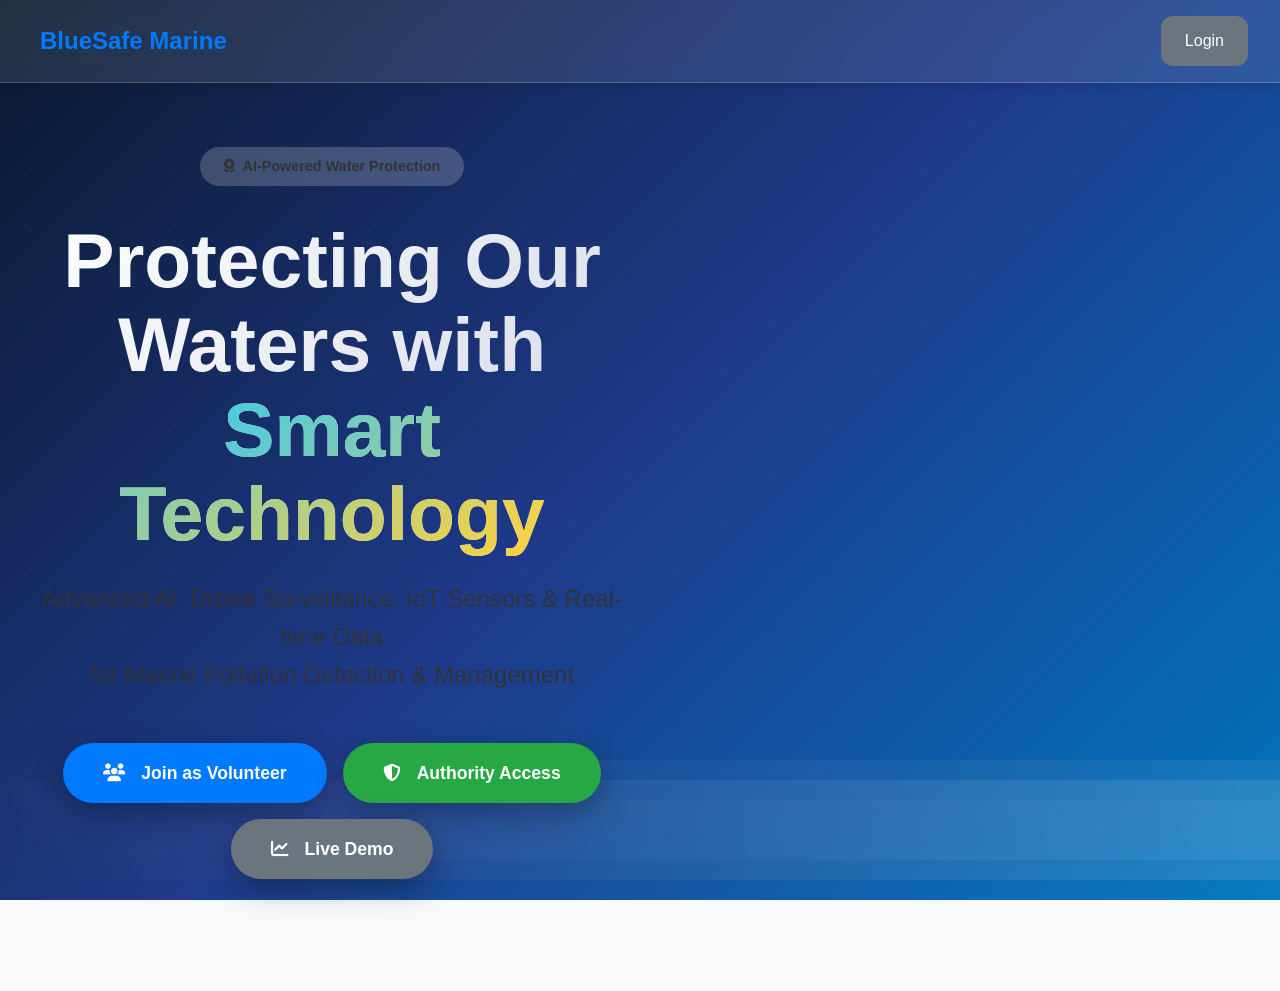
<file: index.html>
<!DOCTYPE html>
<html lang="en">
<head>
    <meta charset="UTF-8">
    <meta name="viewport" content="width=device-width, initial-scale=1.0">
    <title>BlueSafe Marine - Smart Water Protection System</title>
    <link rel="stylesheet" href="style.css">
    <link rel="stylesheet" href="https://cdnjs.cloudflare.com/ajax/libs/font-awesome/6.4.0/css/all.min.css">
    <link href="https://fonts.googleapis.com/css2?family=Poppins:wght@300;400;600;700&display=swap" rel="stylesheet">
</head>
<body>
    <div class="ocean-bg">
        <div class="wave wave1"></div>
        <div class="wave wave2"></div>
        <div class="wave wave3"></div>
    </div>

    <header class="navbar ocean-nav">
        <div class="nav-brand">
            <i class="fas fa-water-wave"></i>
            <span>BlueSafe Marine</span>
        </div>
        <div class="nav-links">
            <a href="login.html" class="btn btn-secondary">Login</a>
        </div>
    </header>

    <main class="hero-container">
        <div class="hero-content">
            <div class="hero-badge">
                <i class="fas fa-award"></i>
                <span>AI-Powered Water Protection</span>
            </div>
            
            <h1 class="hero-title">
                Protecting Our Waters with<br>
                <span class="highlight">Smart Technology</span>
            </h1>
            
            <p class="hero-subtitle">
                Advanced AI, Drone Surveillance, IoT Sensors & Real-time Data<br>
                for Marine Pollution Detection & Management
            </p> 

            <div class="hero-buttons">
                <a href="login.html?role=volunteer" class="btn btn-primary btn-large hero-btn">
                    <i class="fas fa-users"></i> Join as Volunteer
                </a>
                <a href="login.html?role=authority" class="btn btn-success btn-large hero-btn">
                    <i class="fas fa-shield-alt"></i> Authority Access
                </a>
                <a href="dashboard.html" class="btn btn-secondary btn-large hero-btn">
                    <i class="fas fa-chart-line"></i> Live Demo
                </a>
            </div>
        </div>
    </main>

    <script src="script.js"></script>
</body>
</html>
</file>
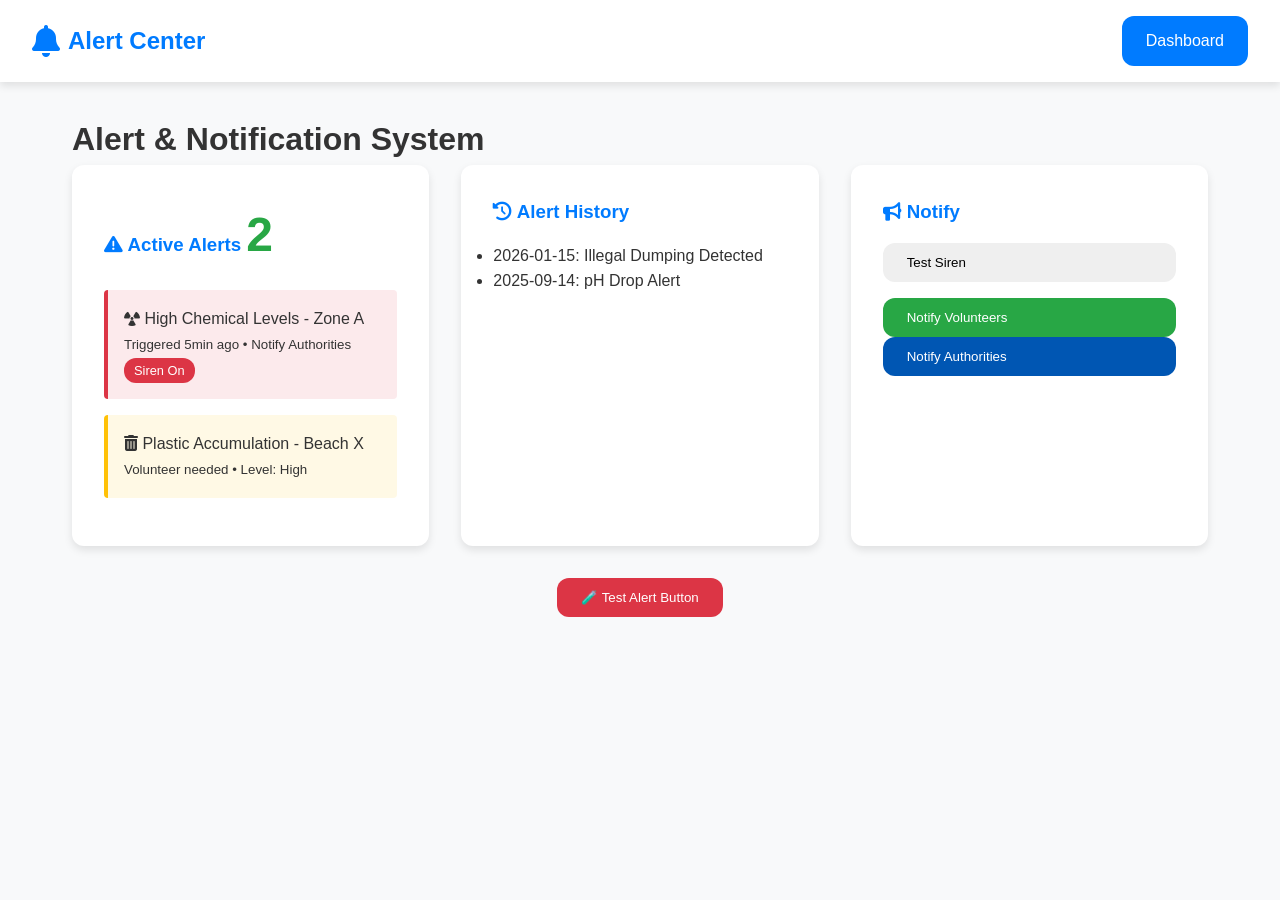
<file: alerts.html>
<!DOCTYPE html>
<html lang="en">
<head>
    <meta charset="UTF-8">
    <meta name="viewport" content="width=device-width, initial-scale=1.0">
    <title>Alert System - BlueSafe Marine</title>
    <link rel="stylesheet" href="style.css">
    <link rel="stylesheet" href="https://cdnjs.cloudflare.com/ajax/libs/font-awesome/6.4.0/css/all.min.css">
</head>
<body>
    <header>
        <nav class="navbar">
            <div class="nav-brand">
                <i class="fas fa-bell"></i> Alert Center
            </div>
            <div class="nav-links">
                <a href="dashboard.html" class="btn btn-primary">Dashboard</a>
            </div>
        </nav>
    </header>
    <main class="container">
        <h1>Alert & Notification System</h1>
        <div class="dashboard-grid">
            <div class="card">
                <h3><i class="fas fa-exclamation-triangle"></i> Active Alerts <span class="metric danger">2</span></h3>
                <div id="activeAlerts">
                    <div class="alert-item danger">
                        <i class="fas fa-radiation"></i> High Chemical Levels - Zone A<br>
                        <small>Triggered 5min ago • Notify Authorities</small>
                        <button class="btn btn-danger btn-sm">Siren On</button>
                    </div>
                    <div class="alert-item warning">
                        <i class="fas fa-trash-alt"></i> Plastic Accumulation - Beach X<br>
                        <small>Volunteer needed • Level: High</small>
                    </div>
                </div>
            </div>
            <div class="card">
                <h3><i class="fas fa-history"></i> Alert History</h3>
                <ul>
                    <li>2026-01-15: Illegal Dumping Detected</li>
                    <li>2025-09-14: pH Drop Alert</li>
                </ul>
            </div>
            <div class="card">
                <h3><i class="fas fa-bullhorn"></i> Notify</h3>
                <button class="btn btn-warning" onclick="testSiren()" style="width:100%; margin-bottom:1rem;">Test Siren</button>
                <button class="btn btn-success" onclick="notifyAll()" style="width:100%;">Notify Volunteers</button>
                <button class="btn btn-info" onclick="notifyAuthority()" style="width:100%;">Notify Authorities</button>
            </div>
        </div>
        <div style="text-align: center; margin-top: 2rem;">
            <button class="btn btn-danger" onclick="showTestAlert()">🧪 Test Alert Button</button>
        </div>
    </main>
    <!-- Test Alert Modal -->
    <div id="alertModal" class="alert-modal">
        <div class="alert-content">
            <div class="alert-header">
                <h3 id="alertIcon" class="alert-icon"><i class="fas fa-exclamation-triangle"></i></h3>
                <span id="alertType" class="alert-type">High Priority Alert</span>
            </div>
            <div class="alert-body">
                <p id="alertMessage" class="alert-message"></p>
                <div class="alert-details">
                    <div><strong>Location:</strong> <span id="alertLocation">Zone A - Beach Sector 3</span></div>
                    <div><strong>Time:</strong> <span id="alertTime"></span></div>
                    <div><strong>Severity:</strong> <span id="alertSeverity" class="severity-high">CRITICAL</span></div>
                    <div><strong>Sensor:</strong> Chemical Analyzer #001</div>
                </div>
                <div class="alert-actions">
                    <button class="btn btn-danger btn-sm" onclick="playSiren()">🔊 Siren On</button>
                    <button class="btn btn-warning btn-sm" onclick="notifyVolunteers()">Notify Volunteers</button>
                    <button class="btn btn-info btn-sm" onclick="acknowledgeAlert()">Acknowledge</button>
                </div>
            </div>
            <button class="close-btn" onclick="closeAlert()">&times;</button>
        </div>
    </div>
    <audio id="siren" preload="auto" src="[data-uri]"></audio>
    <script src="script.js"></script>
    <script>
        function testSiren() {
            showTestAlert('Siren Test');
        }
        function notifyAll() {
            alert('Notifications sent to all volunteers!');
        }
        function notifyAuthority() {
            alert('Authority notified - Urgent collection required.');
        }

        // Enhanced test alert with detailed information
        function showTestAlert(type = 'Chemical Detection') {
            const now = new Date().toLocaleString();
            document.getElementById('alertIcon').innerHTML = type === 'Chemical Detection' ? 
                '<i class="fas fa-radiation"></i>' : '<i class="fas fa-trash-alt"></i>';
            document.getElementById('alertType').textContent = `Test: ${type}`;
            document.getElementById('alertMessage').textContent = 
                `Test alert triggered successfully! Simulating ${type.toLowerCase()} in coastal zone. 
                pH: ${6.8.toFixed(1)}, Chemicals: ${85}ppm, Turbidity: ${32}NTU`;
            document.getElementById('alertLocation').textContent = 'Test Zone B - Marine Bay Area';
            document.getElementById('alertTime').textContent = now;
            document.getElementById('alertSeverity').textContent = 'HIGH';
            document.getElementById('alertSeverity').className = 'severity-high';
            
            // Trigger modal and siren
            triggerAlert('');
        }

        // Modal action helpers
        function playSiren() {
            const audio = document.getElementById('siren');
            audio.currentTime = 0;
            audio.play().catch(e => console.log('Siren simulation'));
            alert('🚨 Siren activated for 30 seconds!');
        }

        function notifyVolunteers() {
            closeAlert();
            alert('📱 Push notifications sent to 47 nearby volunteers!');
        }

        function acknowledgeAlert() {
            closeAlert();
            alert('✅ Alert acknowledged and logged.');
        }
    </script>
    <style>
        .alert-item {
            padding: 1rem;
            margin-bottom: 1rem;
            border-left: 4px solid;
            border-radius: 4px;
        }
        .alert-item.danger { border-left-color: var(--danger-red); background: rgba(220,53,69,0.1); }
        .alert-item.warning { border-left-color: var(--warning-yellow); background: rgba(255,193,7,0.1); }
        .btn-sm { padding: 5px 10px; font-size: 0.8rem; }

        /* Modal Styles */
        .alert-modal {
            display: none;
            position: fixed;
            top: 0;
            left: 0;
            width: 100%;
            height: 100%;
            background: rgba(0,0,0,0.7);
            z-index: 2000;
            backdrop-filter: blur(5px);
        }
        .alert-content {
            position: absolute;
            top: 50%;
            left: 50%;
            transform: translate(-50%, -50%);
            background: white;
            border-radius: 16px;
            padding: 2rem;
            max-width: 500px;
            width: 90%;
            max-height: 80vh;
            overflow-y: auto;
            box-shadow: 0 20px 60px rgba(0,0,0,0.3);
            animation: modalSlideIn 0.3s ease;
        }
        .alert-header {
            display: flex;
            align-items: center;
            gap: 1rem;
            margin-bottom: 1.5rem;
            padding-bottom: 1rem;
            border-bottom: 2px solid #eee;
        }
        .alert-icon {
            font-size: 2.5rem;
            width: 70px;
            height: 70px;
            border-radius: 50%;
            display: flex;
            align-items: center;
            justify-content: center;
            background: var(--danger-red);
            color: white;
        }
        .alert-type {
            font-size: 1.4rem;
            font-weight: bold;
            color: var(--danger-red);
        }
        .alert-message {
            font-size: 1.1rem;
            margin-bottom: 1.5rem;
            line-height: 1.5;
        }
        .alert-details {
            background: #f8f9fa;
            padding: 1.5rem;
            border-radius: 8px;
            margin-bottom: 1.5rem;
        }
        .alert-details div {
            margin-bottom: 0.75rem;
            display: flex;
            justify-content: space-between;
        }
        .severity-high { color: var(--danger-red); font-weight: bold; }
        .severity-medium { color: var(--warning-yellow); font-weight: bold; }
        .alert-actions {
            display: flex;
            gap: 0.75rem;
            flex-wrap: wrap;
            justify-content: center;
        }
        .close-btn {
            position: absolute;
            top: 15px;
            right: 20px;
            background: none;
            border: none;
            font-size: 2rem;
            cursor: pointer;
            color: #999;
        }
        .close-btn:hover { color: var(--danger-red); }
        @keyframes modalSlideIn {
            from { opacity: 0; transform: translate(-50%, -60%); }
            to { opacity: 1; transform: translate(-50%, -50%); }
        }
        @media (max-width: 768px) {
            .alert-actions { flex-direction: column; }
        }
    </style>
</body>
</html>
</file>
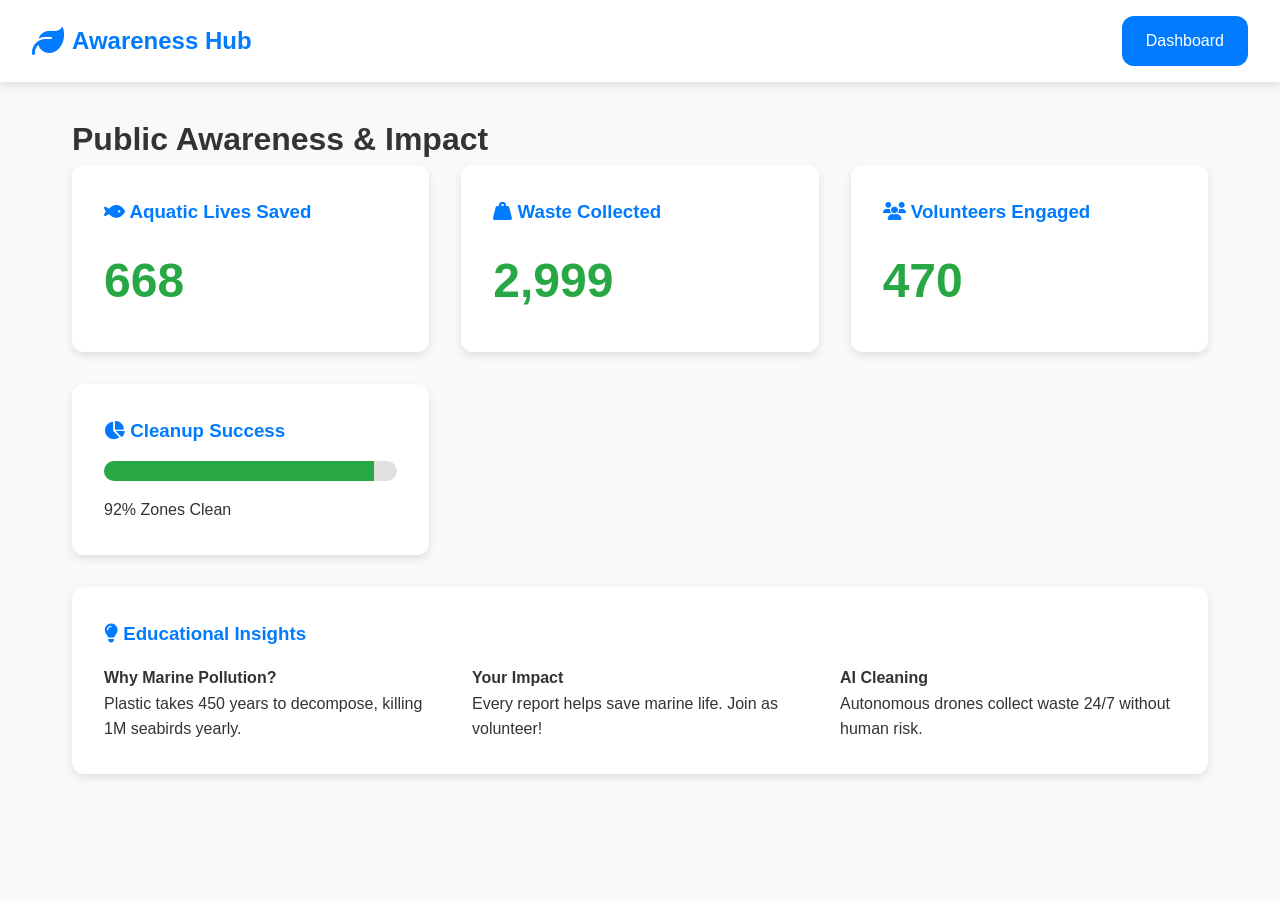
<file: awareness.html>
<!DOCTYPE html>
<html lang="en">
<head>
    <meta charset="UTF-8">
    <meta name="viewport" content="width=device-width, initial-scale=1.0">
    <title>Public Awareness - BlueSafe Marine</title>
    <link rel="stylesheet" href="style.css">
    <link rel="stylesheet" href="https://cdnjs.cloudflare.com/ajax/libs/font-awesome/6.4.0/css/all.min.css">
</head>
<body>
    <header>
        <nav class="navbar">
            <div class="nav-brand">
                <i class="fas fa-leaf"></i> Awareness Hub
            </div>
            <div class="nav-links">
                <a href="dashboard.html" class="btn btn-primary">Dashboard</a>
            </div>
        </nav>
    </header>
    <main class="container">
        <h1>Public Awareness & Impact</h1>
        <div class="dashboard-grid">
            <div class="card">
                <h3><i class="fas fa-fish"></i> Aquatic Lives Saved</h3>
                <div class="metric success" id="livesSaved">1,247</div>
            </div>
            <div class="card">
                <h3><i class="fas fa-weight-hanging"></i> Waste Collected</h3>
                <div class="metric success" id="wasteCollected">5,680 kg</div>
            </div>
            <div class="card">
                <h3><i class="fas fa-users"></i> Volunteers Engaged</h3>
                <div class="metric info" id="volunteers">892</div>
            </div>
            <div class="card">
                <h3><i class="fas fa-chart-pie"></i> Cleanup Success</h3>
                <div class="progress-bar"><div class="progress-fill" style="width:92%"></div></div>
                <p>92% Zones Clean</p>
            </div>
        </div>
        <div class="card" style="grid-column: 1 / -1;">
            <h3><i class="fas fa-lightbulb"></i> Educational Insights</h3>
            <div style="display: grid; grid-template-columns: repeat(auto-fit, minmax(250px,1fr)); gap:2rem;">
                <div>
                    <h4>Why Marine Pollution?</h4>
                    <p>Plastic takes 450 years to decompose, killing 1M seabirds yearly.</p>
                </div>
                <div>
                    <h4>Your Impact</h4>
                    <p>Every report helps save marine life. Join as volunteer!</p>
                </div>
                <div>
                    <h4>AI Cleaning</h4>
                    <p>Autonomous drones collect waste 24/7 without human risk.</p>
                </div>
            </div>
        </div>
    </main>
    <script src="script.js"></script>
    <script>
        // Animated counters
        function animateCounter(id, target, duration = 2000) {
            let start = 0;
            const increment = target / (duration / 16);
            const timer = setInterval(() => {
                start += increment;
                if (start >= target) {
                    document.getElementById(id).textContent = target.toLocaleString();
                    clearInterval(timer);
                } else {
                    document.getElementById(id).textContent = Math.floor(start).toLocaleString();
                }
            }, 16);
        }
        document.addEventListener('DOMContentLoaded', () => {
            animateCounter('livesSaved', 1247);
            animateCounter('wasteCollected', 5680);
            animateCounter('volunteers', 892);
        });
    </script>
</body>
</html>
</file>
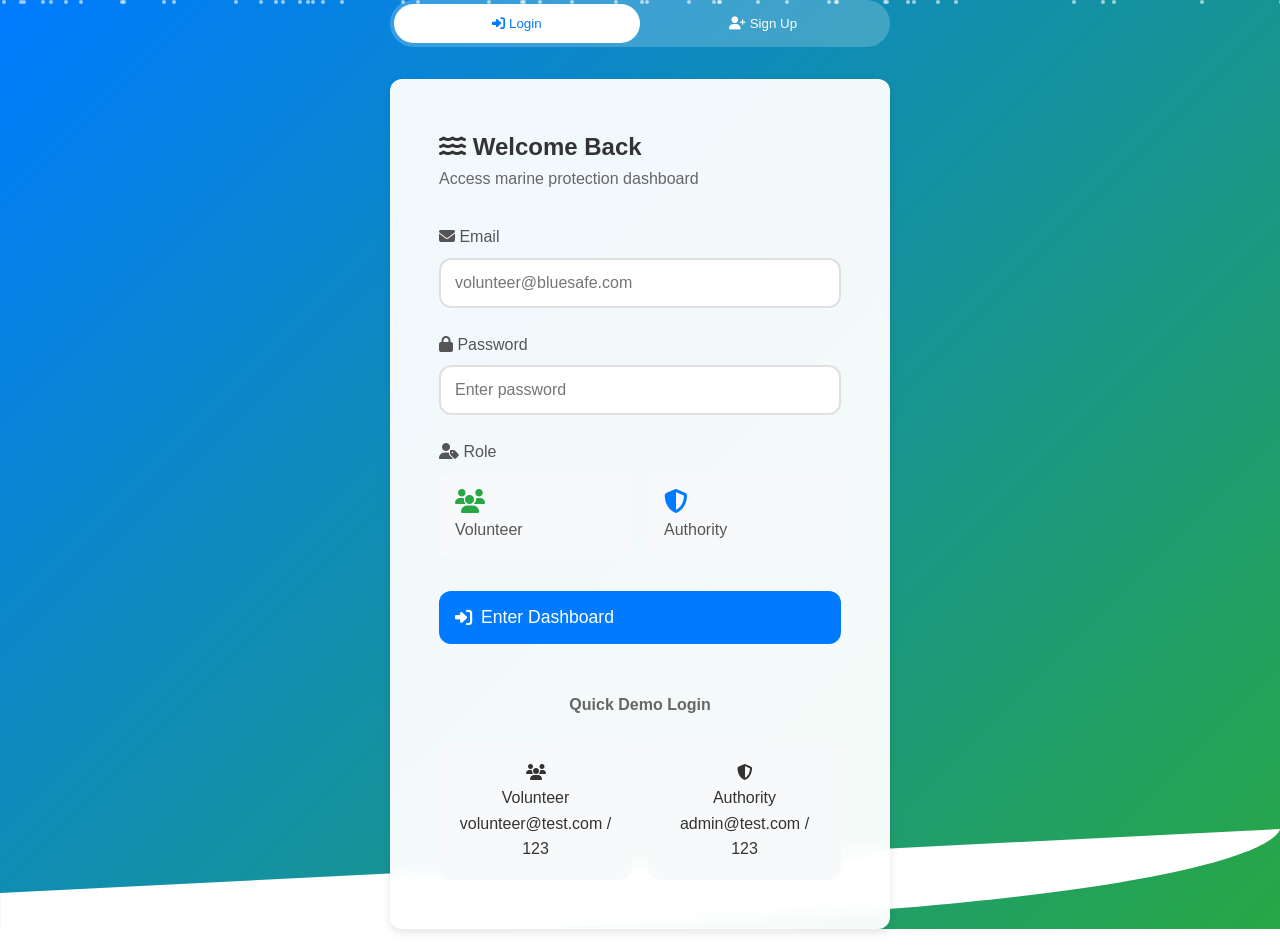
<file: login.html>
<!DOCTYPE html>
<html lang="en">
<head>
    <meta charset="UTF-8">
    <meta name="viewport" content="width=device-width, initial-scale=1.0">
    <title>Login - BlueSafe Marine</title>
    <link rel="stylesheet" href="style.css">
    <link rel="stylesheet" href="https://cdnjs.cloudflare.com/ajax/libs/font-awesome/6.4.0/css/all.min.css">
    <style>
        .hero-login {
            min-height: 100vh;
            background: linear-gradient(135deg, var(--primary-blue), var(--success-green));
            position: relative;
            overflow: hidden;
        }
        .wave {
            position: absolute;
            bottom: 0;
            left: 0;
            width: 100%;
            height: 100px;
            background: url('[data-uri]');
            background-size: cover;
            animation: wave 10s linear infinite;
        }
        @keyframes wave {
            0% { transform: translateX(0) translateZ(0) scaleY(1); }
            50% { transform: translateX(-25%) translateZ(0) scaleY(0.55); }
            100% { transform: translateX(-50%) translateZ(0) scaleY(1); }
        }
        .particles {
            position: absolute;
            top: 0;
            left: 0;
            width: 100%;
            height: 100%;
            pointer-events: none;
        }
        .particle {
            position: absolute;
            width: 4px;
            height: 4px;
            background: rgba(255,255,255,0.6);
            border-radius: 50%;
            animation: float 6s infinite linear;
        }
        @keyframes float {
            0% { transform: translateY(100vh) rotate(0deg); opacity: 0; }
            10% { opacity: 1; }
            90% { opacity: 1; }
            100% { transform: translateY(-100px) rotate(360deg); opacity: 0; }
        }
        .auth-container {
            position: relative;
            z-index: 2;
            max-width: 500px;
            margin: 0 auto;
        }
        .auth-tabs {
            display: flex;
            background: rgba(255,255,255,0.2);
            border-radius: 50px;
            padding: 4px;
            margin-bottom: 2rem;
        }
        .tab-btn {
            flex: 1;
            padding: 12px;
            background: transparent;
            border: none;
            color: white;
            border-radius: 50px;
            cursor: pointer;
            transition: all 0.3s;
            font-weight: 500;
        }
        .tab-btn.active {
            background: white;
            color: var(--primary-blue);
        }
        .form-container {
            display: none;
            backdrop-filter: blur(10px);
            background: rgba(255,255,255,0.95);
            padding: 3rem;
            border-radius: var(--border-radius);
            box-shadow: var(--shadow);
            border: 1px solid rgba(255,255,255,0.3);
        }
        .form-container.active {
            display: block;
            animation: slideIn 0.5s ease;
        }
        @keyframes slideIn {
            from { opacity: 0; transform: translateY(20px); }
            to { opacity: 1; transform: translateY(0); }
        }
        .demo-users {
            display: grid;
            grid-template-columns: repeat(auto-fit, minmax(150px,1fr));
            gap: 1rem;
            margin-top: 1.5rem;
        }
        .demo-user {
            background: var(--light-bg);
            padding: 1rem;
            border-radius: 12px;
            text-align: center;
            cursor: pointer;
            transition: all 0.3s;
            border: 2px solid transparent;
        }
        .demo-user:hover {
            transform: translateY(-3px);
            box-shadow: var(--shadow);
            border-color: var(--primary-blue);
        }
        .shake {
            animation: shake 0.5s;
        }
        @keyframes shake {
            0%, 100% { transform: translateX(0); }
            25% { transform: translateX(-5px); }
            75% { transform: translateX(5px); }
        }
        .form-group {
            margin-bottom: 1.5rem;
        }
        .form-group input, .form-group select {
            width: 100%;
            padding: 14px;
            border: 2px solid #e0e0e0;
            border-radius: 12px;
            font-size: 1rem;
            transition: border-color 0.3s;
        }
        .form-group input:focus, .form-group select:focus {
            outline: none;
            border-color: var(--primary-blue);
            box-shadow: 0 0 0 3px rgba(0,123,255,0.1);
        }
        label {
            display: block;
            margin-bottom: 0.5rem;
            font-weight: 500;
            color: #555;
        }
        @media (max-width: 768px) {
            .form-container { padding: 2rem 1.5rem; margin: 1rem; }
            .auth-tabs { margin-bottom: 1rem; }
        }
    </style>
</head>
<body class="hero-login">
    <div class="particles" id="particles"></div>
    <div class="wave"></div>
    
    <main class="auth-container">
        <div class="auth-tabs">
            <button class="tab-btn active" onclick="switchTab('login')">
                <i class="fas fa-sign-in-alt"></i> Login
            </button>
            <button class="tab-btn" onclick="switchTab('signup')">
                <i class="fas fa-user-plus"></i> Sign Up
            </button>
        </div>

        <!-- Login Form -->
        <div id="loginFormContainer" class="form-container active">
            <h2><i class="fas fa-water"></i> Welcome Back</h2>
            <p style="color: #666; margin-bottom: 2rem;">Access marine protection dashboard</p>
            <form id="loginForm">
                <div class="form-group">
                    <label for="loginEmail"><i class="fas fa-envelope"></i> Email</label>
                    <input type="email" id="loginEmail" placeholder="volunteer@bluesafe.com" required>
                </div>
                <div class="form-group">
                    <label for="loginPassword"><i class="fas fa-lock"></i> Password</label>
                    <input type="password" id="loginPassword" placeholder="Enter password" required>
                </div>
                <div class="form-group">
                    <label><i class="fas fa-user-tag"></i> Role</label>
                    <div style="display: flex; gap: 1rem; margin-top: 0.5rem;">
                        <label style="flex:1; background: var(--light-bg); padding: 1rem; border-radius: 12px; cursor: pointer; transition: all 0.3s;">
                            <input type="radio" name="loginRole" value="volunteer" style="display: none;" required>
                            <i class="fas fa-users" style="color: var(--success-green); font-size: 1.5rem;"></i>
                            <div>Volunteer</div>
                        </label>
                        <label style="flex:1; background: var(--light-bg); padding: 1rem; border-radius: 12px; cursor: pointer; transition: all 0.3s;">
                            <input type="radio" name="loginRole" value="authority" style="display: none;">
                            <i class="fas fa-shield-alt" style="color: var(--primary-blue); font-size: 1.5rem;"></i>
                            <div>Authority</div>
                        </label>
                    </div>
                </div>
                <button type="submit" class="btn btn-primary" style="width: 100%; font-size: 1.1rem; padding: 16px;">
                    <i class="fas fa-sign-in-alt"></i> Enter Dashboard
                </button>
            </form>

            <div class="demo-users">
                <h4 style="grid-column: 1/-1; text-align: center; margin: 1.5rem 0 0.5rem 0; color: #666;">Quick Demo Login</h4>
                <div class="demo-user" onclick="quickLogin('volunteer@test.com', '123', 'volunteer')">
                    <i class="fas fa-users"></i>
                    <div>Volunteer</div>
                    <div>volunteer@test.com / 123</div>
                </div>
                <div class="demo-user" onclick="quickLogin('admin@test.com', '123', 'authority')">
                    <i class="fas fa-shield-alt"></i>
                    <div>Authority</div>
                    <div>admin@test.com / 123</div>
                </div>
            </div>
        </div>

        <!-- Signup Form -->
        <div id="signupFormContainer" class="form-container">
            <h2><i class="fas fa-user-plus"></i> Join the Mission</h2>
            <p style="color: #666; margin-bottom: 2rem;">Create account to help clean the Water</p>
            <form id="signupForm">
                <div class="form-group">
                    <label for="signupName"><i class="fas fa-user"></i> Full Name</label>
                    <input type="text" id="signupName" placeholder="John Doe" required>
                </div>
                <div class="form-group">
                    <label for="signupEmail"><i class="fas fa-envelope"></i> Email</label>
                    <input type="email" id="signupEmail" placeholder="john@ocean.org" required>
                </div>
                <div class="form-group">
                    <label for="signupPassword"><i class="fas fa-lock"></i> Password</label>
                    <input type="password" id="signupPassword" placeholder="Create password" required>
                </div>
                <button type="submit" class="btn btn-success" style="width: 100%; font-size: 1.1rem; padding: 16px;">
                    <i class="fas fa-user-plus"></i> Sign Up
                </button>
            </form>
            <p style="text-align: center; margin-top: 1rem; color: #666;">Already have account? <button onclick="switchTab('login')" class="btn btn-link">Login</button></p>
        </div>
    </main>

    <script src="script.js"></script>
    <script>
        // Enhanced login with creativity
        let currentTab = 'login';

        function switchTab(tab) {
            currentTab = tab;
            document.querySelectorAll('.tab-btn').forEach(btn => btn.classList.remove('active'));
            document.querySelectorAll('.tab-btn')[tab === 'login' ? 0 : 1].classList.add('active');
            document.querySelectorAll('.form-container').forEach(form => form.classList.remove('active'));
            document.getElementById(tab + 'FormContainer').classList.add('active');
        }

        // Particles animation
        function createParticles() {
            const particles = document.getElementById('particles');
            for (let i = 0; i < 50; i++) {
                const particle = document.createElement('div');
                particle.className = 'particle';
                particle.style.left = Math.random() * 100 + '%';
                particle.style.animationDelay = Math.random() * 6 + 's';
                particle.style.animationDuration = (Math.random() * 3 + 3) + 's';
                particles.appendChild(particle);
            }
        }

        // Quick demo login
        function quickLogin(email, pass, role) {
            document.getElementById('loginEmail').value = email;
            document.getElementById('loginPassword').value = pass;
            document.querySelector(`input[name="loginRole"][value="${role}"]`).checked = true;
            login(email, pass, role);
        }

        // Form handlers
        document.getElementById('loginForm').addEventListener('submit', (e) => {
            e.preventDefault();
            const email = document.getElementById('loginEmail').value;
            const password = document.getElementById('loginPassword').value;
            const role = document.querySelector('input[name="loginRole"]:checked')?.value;
            if (role) {
                // Simple validation
                if (password.length < 3) {
                    document.getElementById('loginForm').classList.add('shake');
                    setTimeout(() => document.getElementById('loginForm').classList.remove('shake'), 500);
                    return;
                }
                login(email, password, role);
            }
        });

        document.getElementById('signupForm').addEventListener('submit', (e) => {
            e.preventDefault();
            alert('Welcome aboard! Account created (demo mode). Redirecting to login...');
            switchTab('login');
        });

        // Init
        document.addEventListener('DOMContentLoaded', createParticles);

        // Role radio styling
        document.querySelectorAll('input[name="loginRole"]').forEach(radio => {
            radio.addEventListener('change', function() {
                // Reset all labels
                document.querySelectorAll('input[name="loginRole"]').forEach(r => {
                    if (r !== this) r.parentElement.style.background = 'var(--light-bg)';
                });
                this.parentElement.style.background = 'white';
                this.parentElement.style.color = this.value === 'volunteer' ? 'var(--success-green)' : 'var(--primary-blue)';
                this.parentElement.style.boxShadow = 'var(--shadow)';
            });
        });
    </script>
</body>
</html>
</file>
<file: style.css>
:root {
  --primary-blue: #007bff;
  --secondary-blue: #0056b3;
  --success-green: #28a745;
  --danger-red: #dc3545;
  --warning-yellow: #ffc107;
  --light-bg: #f8f9fa;
  --white: #ffffff;
  --shadow: 0 4px 8px rgba(0,0,0,0.1);
  --border-radius: 12px;
}

* {
  margin: 0;
  padding: 0;
  box-sizing: border-box;
}

body {
  font-family: 'Segoe UI', Tahoma, Geneva, Verdana, sans-serif;
  background: var(--light-bg);
  color: #333;
  line-height: 1.6;
}

.navbar {
  background: var(--white);
  padding: 1rem 2rem;
  box-shadow: var(--shadow);
  display: flex;
  justify-content: space-between;
  align-items: center;
  position: sticky;
  top: 0;
  z-index: 1000;
}

.nav-brand {
  display: flex;
  align-items: center;
  font-size: 1.5rem;
  font-weight: bold;
  color: var(--primary-blue);
}

.nav-brand i {
  margin-right: 0.5rem;
  font-size: 2rem;
}

.btn {
  padding: 12px 24px;
  border: none;
  border-radius: var(--border-radius);
  cursor: pointer;
  text-decoration: none;
  display: inline-flex;
  align-items: center;
  gap: 0.5rem;
  font-weight: 500;
  transition: all 0.3s ease;
}

.btn-primary { background: var(--primary-blue); color: white; }
.btn-success { background: var(--success-green); color: white; }
.btn-info { background: var(--secondary-blue); color: white; }
.btn-secondary { background: #6c757d; color: white; }
.btn-danger { background: var(--danger-red); color: white; }

.btn:hover { transform: translateY(-2px); box-shadow: var(--shadow); }

/* Hero section for index.html */
.ocean-bg {
  position: fixed;
  top: 0;
  left: 0;
  width: 100%;
  height: 100vh;
  background: linear-gradient(135deg, #0a192f 0%, #1e3a8a 50%, #0077be 100%);
  z-index: -1;
  overflow: hidden;
}

.ocean-bg::before {
  content: '';
  position: absolute;
  top: 0;
  left: 0;
  width: 200%;
  height: 200%;
  background: radial-gradient(circle, rgba(0,180,216,0.1) 1px, transparent 1px);
  background-size: 50px 50px;
  animation: ocean-bubbles 20s linear infinite;
}

@keyframes ocean-bubbles {
  0% { transform: translateY(0) rotate(0deg); }
  100% { transform: translateY(-100px) rotate(360deg); }
}

.wave {
  position: absolute;
  bottom: 0;
  width: 200%;
  height: 100px;
  background: linear-gradient(45deg, transparent, rgba(255,255,255,0.1), transparent);
  animation: wave 7s linear infinite;
}

.wave1 { animation-delay: 0s; bottom: 20px; }
.wave2 { animation-delay: -2s; bottom: 40px; opacity: 0.6; }
.wave3 { animation-delay: -4s; bottom: 0px; opacity: 0.3; }

@keyframes wave {
  0% { transform: translateX(-100%) skewX(15deg); }
  100% { transform: translateX(100%) skewX(-15deg); }
}

.hero-container {
  min-height: 100vh;
  display: flex;
  align-items: center;
  justify-content: space-between;
  padding: 4rem 2rem;
  position: relative;
  z-index: 1;
  max-width: 1400px;
  margin: 0 auto;
}

.hero-content {
  flex: 1;
  max-width: 600px;
  text-align: center;
  animation: fadeInUp 1s ease-out;
}

.ocean-nav {
  background: rgba(255,255,255,0.1);
  backdrop-filter: blur(10px);
  border-bottom: 1px solid rgba(255,255,255,0.2);
}

.hero-badge {
  display: inline-flex;
  align-items: center;
  gap: 0.5rem;
  background: rgba(255,255,255,0.2);
  padding: 0.5rem 1.5rem;
  border-radius: 50px;
  font-size: 0.9rem;
  font-weight: 600;
  margin-bottom: 2rem;
  backdrop-filter: blur(10px);
}

.hero-title {
  font-size: clamp(3rem, 6vw, 5rem);
  font-weight: 700;
  line-height: 1.1;
  margin-bottom: 1.5rem;
  background: linear-gradient(135deg, white, rgba(255,255,255,0.8));
  -webkit-background-clip: text;
  -webkit-text-fill-color: transparent;
  background-clip: text;
}

.highlight {
  background: linear-gradient(135deg, #48cae4, #ffd23f);
  -webkit-background-clip: text;
  -webkit-text-fill-color: transparent;
  background-clip: text;
}

.hero-subtitle {
  font-size: clamp(1.2rem, 2.5vw, 1.5rem);
  margin-bottom: 3rem;
  opacity: 0.95;
  line-height: 1.6;
}

.hero-stats {
  display: flex;
  gap: 2rem;
  justify-content: center;
  margin-bottom: 3rem;
  flex-wrap: wrap;
}

.stat-item {
  text-align: center;
}

.stat-number {
  font-size: clamp(2rem, 4vw, 3rem);
  font-weight: 700;
  color: white;
  line-height: 1;
}

.stat-label {
  font-size: 0.9rem;
  opacity: 0.8;
  margin-top: 0.25rem;
}

.hero-buttons {
  display: flex;
  gap: 1.5rem;
  justify-content: center;
  flex-wrap: wrap;
  margin-bottom: 3rem;
}

.btn-large {
  padding: 1rem 2.5rem;
  font-size: 1.1rem;
  border-radius: 50px;
  font-weight: 600;
  min-width: 200px;
  box-shadow: 0 10px 30px rgba(0,0,0,0.3);
  transition: all 0.4s cubic-bezier(0.4, 0, 0.2, 1);
}

.btn-large:hover {
  transform: translateY(-5px) scale(1.05);
  box-shadow: 0 20px 40px rgba(0,0,0,0.4);
}

.hero-btn i {
  margin-right: 0.5rem;
}

.hero-features {
  display: flex;
  justify-content: center;
  gap: 2rem;
  flex-wrap: wrap;
}

.feature {
  display: flex;
  flex-direction: column;
  align-items: center;
  gap: 0.5rem;
  color: white;
  font-weight: 600;
}

.feature i {
  font-size: 2rem;
  background: rgba(255,255,255,0.2);
  width: 60px;
  height: 60px;
  border-radius: 50%;
  display: flex;
  align-items: center;
  justify-content: center;
  backdrop-filter: blur(10px);
}

.hero-visual {
  flex: 1;
  position: relative;
  max-width: 500px;
}

.floating-card {
  position: absolute;
  background: rgba(255,255,255,0.1);
  backdrop-filter: blur(20px);
  padding: 1.5rem 2rem;
  border-radius: 20px;
  border: 1px solid rgba(255,255,255,0.2);
  box-shadow: 0 20px 40px rgba(0,0,0,0.2);
  animation: float 6s ease-in-out infinite;
}

.floating-card i {
  font-size: 2rem;
  margin-bottom: 0.5rem;
  display: block;
}

.floating-card div {
  font-weight: 600;
  color: white;
}

.floating-card:nth-child(1) {
  top: 10%;
  right: 10%;
  animation-delay: 0s;
}

.floating-card:nth-child(2) {
  top: 50%;
  left: 10%;
  animation-delay: -2s;
}

.floating-card:nth-child(3) {
  bottom: 20%;
  right: 20%;
  animation-delay: -4s;
}

@keyframes float {
  0%, 100% { transform: translateY(0px) rotate(0deg); }
  50% { transform: translateY(-20px) rotate(2deg); }
}

@keyframes fadeInUp {
  from {
    opacity: 0;
    transform: translateY(30px);
  }
  to {
    opacity: 1;
    transform: translateY(0);
  }
}

.hero {
  min-height: 100vh;
  display: flex;
  align-items: center;
  justify-content: center;
  text-align: center;
  padding: 2rem;
  background: linear-gradient(135deg, var(--primary-blue) 0%, var(--success-green) 100%);
  color: white;
}

.hero h1 {
  font-size: clamp(2.5rem, 5vw, 4rem);
  margin-bottom: 1rem;
}

.hero p {
  font-size: 1.5rem;
  margin-bottom: 2rem;
  opacity: 0.9;
}

.hero-buttons {
  display: flex;
  gap: 1rem;
  flex-wrap: wrap;
  justify-content: center;
}

.container {
  max-width: 1200px;
  margin: 0 auto;
  padding: 2rem;
}

.dashboard-grid {
  display: grid;
  grid-template-columns: repeat(auto-fit, minmax(300px, 1fr));
  gap: 2rem;
  margin-bottom: 2rem;
}

.card {
  background: var(--white);
  padding: 2rem;
  border-radius: var(--border-radius);
  box-shadow: var(--shadow);
  transition: transform 0.3s;
}

.card:hover { transform: translateY(-5px); }

.card h3 { color: var(--primary-blue); margin-bottom: 1rem; }

.metric {
  font-size: 3rem;
  font-weight: bold;
  color: var(--success-green);
}

.map-container { 
  height: clamp(300px, 50vh, 400px); 
  border-radius: var(--border-radius); 
  overflow: hidden; 
}

.flight-path { 
  stroke: #007bff; 
  stroke-width: 6; 
  stroke-linecap: round; 
  stroke-linejoin: round; 
  stroke-dasharray: 20 10; 
  animation: dash 2s linear infinite; 
  filter: drop-shadow(0 0 6px rgba(0,123,255,0.7));
}

@keyframes dash {
  to { stroke-dashoffset: -30; }
}

.drone-marker {
  animation: droneGlow 2s ease-in-out infinite alternate;
  filter: drop-shadow(0 0 10px rgba(255,193,7,0.9));
}

@keyframes droneGlow {
  from { 
    filter: drop-shadow(0 0 8px rgba(255,193,7,0.7)) drop-shadow(0 0 4px rgba(255,193,7,0.4)); 
  }
  to { 
    filter: drop-shadow(0 0 16px rgba(255,193,7,1)) drop-shadow(0 0 8px rgba(255,193,7,0.6)); 
  }
}

.hotspot { 
  fill: var(--danger-red); 
  stroke: white; 
  stroke-width: 4; 
  stroke-opacity: 0.9; 
  animation: pulse 2s infinite; 
}

@keyframes pulse {
  0%, 100% { transform: scale(1); }
  50% { transform: scale(1.1); }
}

.flight-stats {
  display: flex; 
  justify-content: space-around; 
  margin-top: 1rem; 
  font-size: 0.9rem;
  flex-wrap: wrap;
  gap: 0.5rem;
}

.flight-stats div {
  text-align: center;
  min-width: 80px;
}

@media (max-width: 768px) {
  .map-container { height: 50vh; }
  .flight-stats { 
    flex-direction: column; 
    gap: 0.5rem; 
    font-size: 0.85rem;
  }
  
  .btn-sm {
    padding: 8px 16px;
    font-size: 0.85rem;
  }
}

.alert-modal {
  position: fixed;
  top: 50%;
  left: 50%;
  transform: translate(-50%, -50%);
  background: white;
  padding: 2rem;
  box-shadow: var(--shadow);
  border-radius: var(--border-radius);
  z-index: 2000;
  display: none;
}

#map { height: 100%; }

.progress-bar {
  width: 100%;
  height: 20px;
  background: #e0e0e0;
  border-radius: 10px;
  overflow: hidden;
  margin: 1rem 0;
}

.progress-fill {
  height: 100%;
  background: var(--success-green);
  transition: width 0.3s;
}

.gauge {
  position: relative;
  width: 150px;
  height: 75px;
  margin: 2rem auto;
}

.gauge svg {
  transform: rotate(-90deg);
  width: 200px;
  height: 100px;
}

.gauge-circle { fill: none; stroke: #e0e0e0; stroke-width: 20; stroke-linecap: round; }

.gauge-fill { fill: none; stroke: url(#gradient); stroke-width: 20; stroke-linecap: round; transition: stroke-dasharray 1s; }

.gauge-text {
  position: absolute;
  top: 50%;
  left: 50%;
  transform: translate(-50%, -50%);
  font-weight: bold;
}

@keyframes siren { 0%, 100% { background: var(--danger-red); } 50% { background: var(--warning-yellow); } }

/* Responsive */
@media (max-width: 768px) {
  .navbar { padding: 1rem; }
  .hero-buttons { flex-direction: column; align-items: center; }
  .dashboard-grid { grid-template-columns: 1fr; }
  .container { padding: 1rem; }
}

/* Ocean Theme & Gamification for Volunteer Dashboard */
:root {
  --ocean-blue: linear-gradient(135deg, #00b4d8 0%, #0077be 50%, #023e8a 100%);
  --wave-green: #48cae4;
  --volunteer-gold: #ffd23f;
  --badge-glow: 0 0 20px #ffd23f;
}

.vol-hero {
  background: var(--ocean-blue);
  position: relative;
  overflow: hidden;
  padding: 4rem 2rem;
  color: white;
  text-align: center;
  margin-bottom: 2rem;
}

.vol-hero::before {
  content: '';
  position: absolute;
  top: 0;
  left: 0;
  width: 200%;
  height: 100%;
  background: repeating-linear-gradient(45deg, transparent, transparent 2px, rgba(255,255,255,0.1) 2px, rgba(255,255,255,0.1) 4px);
  animation: waves 20s linear infinite;
}

@keyframes waves {
  0% { transform: translateX(0) translateY(0) rotate(0deg); }
  100% { transform: translateX(-50%) translateY(10px) rotate(2deg); }
}

.profile-card {
  display: flex;
  flex-direction: column;
  align-items: center;
  position: relative;
}

.badge {
  width: 60px;
  height: 60px;
  border-radius: 50%;
  display: flex;
  align-items: center;
  justify-content: center;
  font-size: 1.5rem;
  color: white;
  box-shadow: var(--badge-glow);
  animation: pulse 2s infinite;
  margin-bottom: 1rem;
}

@keyframes pulse {
  0%, 100% { box-shadow: var(--badge-glow); }
  50% { box-shadow: 0 0 30px #ffd23f, 0 0 40px #ffd23f; }
}

.level-bar {
  width: 100%;
  height: 12px;
  background: rgba(255,255,255,0.2);
  border-radius: 6px;
  overflow: hidden;
  margin: 1rem 0;
}

.level-fill {
  height: 100%;
  background: linear-gradient(90deg, var(--success-green), var(--volunteer-gold));
  transition: width 0.5s ease;
  border-radius: 6px;
}

.task-item {
  display: flex;
  justify-content: space-between;
  align-items: center;
  padding: 1rem;
  margin: 0.5rem 0;
  background: rgba(255,255,255,0.8);
  border-radius: 8px;
  cursor: pointer;
  transition: all 0.3s;
}

.task-item:hover {
  transform: translateX(10px);
  box-shadow: var(--shadow);
}

.task-item.completed {
  background: var(--success-green);
  color: white;
  text-decoration: line-through;
}

.leaderboard {
  max-height: 300px;
  overflow-y: auto;
}

.leader-item {
  display: flex;
  justify-content: space-between;
  padding: 0.75rem;
  border-bottom: 1px solid #eee;
  animation: slideIn 0.5s ease forwards;
}

@keyframes slideIn {
  from { opacity: 0; transform: translateX(-20px); }
  to { opacity: 1; transform: translateX(0); }
}

.particles {
  position: fixed;
  top: 0;
  left: 0;
  width: 100%;
  height: 100%;
  pointer-events: none;
  z-index: 999;
}

.detection-img {
  width: 80px;
  height: 80px;
  object-fit: cover;
  border-radius: 8px;
  box-shadow: var(--shadow);
  float: left;
  margin-right: 1rem;
}

.detection-list {
  list-style: none;
  padding: 0;
}

.detection-list li {
  display: flex;
  align-items: center;
  margin-bottom: 1rem;
  padding: 1rem;
  background: rgba(0,0,0,0.05);
  border-radius: 8px;
}

.particle {
  position: absolute;
  width: 6px;
  height: 6px;
  background: var(--volunteer-gold);
  border-radius: 50%;
  animation: confetti 3s ease-out forwards;
}

@keyframes confetti {
  0% {
    transform: translateY(0) rotate(0deg);
    opacity: 1;
  }
  100% {
    transform: translateY(100vh) rotate(720deg);
    opacity: 0;
  }
}
</file>
